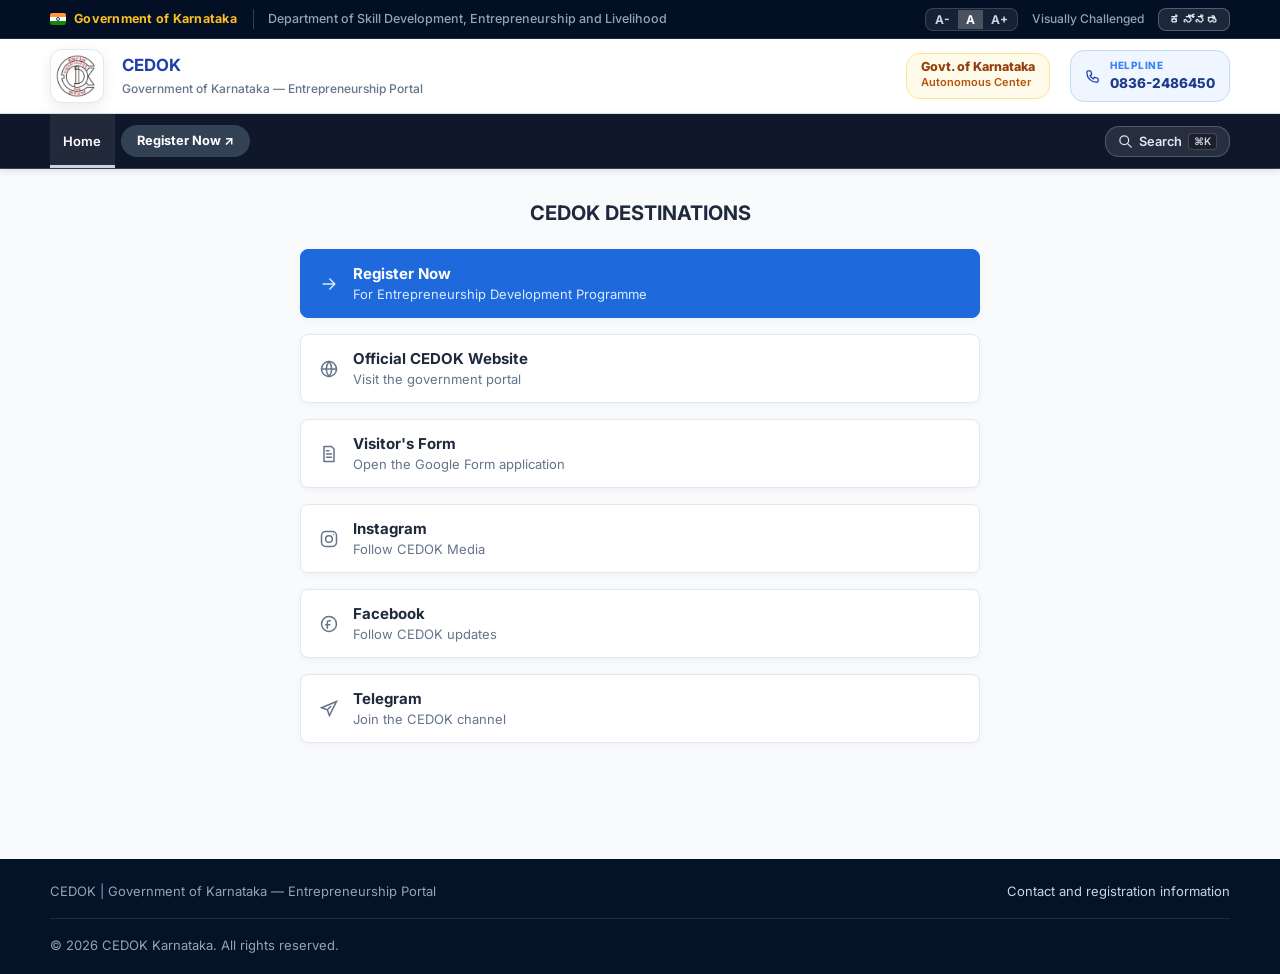
<file: index.html>
<!DOCTYPE html>
<html lang="en">
<head>
  <meta charset="utf-8">
  <meta name="viewport" content="width=device-width, initial-scale=1">
  <meta name="description" content="CEDOK — Center for Entrepreneurship Development of Karnataka. Official state portal for EDP training, business guidance, district offices, and registration.">
  <title>CEDOK | Center for Entrepreneurship Development of Karnataka</title>
  <link rel="icon" href="assets/logo.jpeg" type="image/jpeg">

  <link rel="preconnect" href="https://fonts.googleapis.com">
  <link rel="preconnect" href="https://fonts.gstatic.com" crossorigin>
  <link href="https://fonts.googleapis.com/css2?family=Inter:wght@400;500;600;700;800;900&family=Noto+Sans+Kannada:wght@400;500;600;700;800&display=swap" rel="stylesheet">

  <link rel="stylesheet" href="assets/style.css">
</head>
<body>

  <!-- Top Utility Bar (Tier 1) -->
  <div class="gov-top-bar">
    <div class="container gov-top-bar-inner">
      <div class="gov-top-left">
        <span class="gok-badge">
          <svg class="gok-flag-icon" width="16" height="12" viewBox="0 0 16 12" fill="none"><rect width="16" height="4" fill="#FF9933"/><rect y="4" width="16" height="4" fill="#FFFFFF"/><rect y="8" width="16" height="4" fill="#138808"/><circle cx="8" cy="6" r="1.5" stroke="#000080" stroke-width="0.8"/></svg>
          <span data-kn="ಕರ್ನಾಟಕ ಸರ್ಕಾರ">Government of Karnataka</span>
        </span>
        <span class="gov-dept-tag hidden-mobile" data-kn="ಕೌಶಲ್ಯಾಭಿವೃದ್ಧಿ, ಉದ್ಯಮಶೀಲತೆ ಮತ್ತು ಜೀವನೋಪಾಯ ಇಲಾಖೆ">Department of Skill Development, Entrepreneurship and Livelihood</span>
      </div>
      <div class="gov-top-right">
        <div class="font-sizer" title="Accessibility Font Size">
          <button type="button" id="fontDecrease" aria-label="Decrease Font Size">A-</button>
          <button type="button" id="fontReset" class="active" aria-label="Reset Font Size">A</button>
          <button type="button" id="fontIncrease" aria-label="Increase Font Size">A+</button>
        </div>
        <a href="#main-content" class="accessibility-link hidden-mobile" title="Screen Reader Access" data-kn="ದೃಷ್ಟಿ ವಿಕಲಚೇತನರಿಗೆ">Visually Challenged</a>
        <button type="button" id="langToggleBtn" class="lang-btn" title="Toggle Kannada / English">ಕನ್ನಡ</button>
      </div>
    </div>
  </div>

  <!-- Main Branding Header (Tier 2) -->
  <header class="gov-main-header home-brand-header">
    <div class="container gov-branding-inner">
      <a class="gov-brand-wrap" href="index.html" title="CEDOK Dharwad Homepage">
        <div class="logo-box">
          <img src="assets/logo.jpeg" alt="CEDOK Logo" class="brand-logo-img">
        </div>
        <div class="gov-title-stack">
          <h1 class="en-title" data-kn="ಕರ್ನಾಟಕ ಉದ್ಯಮಶೀಲತೆ ಅಭಿವೃದ್ಧಿ ಕೇಂದ್ರ (ಸಿಡಾಕ್)">CEDOK</h1>
          <p class="gov-sub-tag" data-kn="ಕರ್ನಾಟಕ ಸರ್ಕಾರ — ಉದ್ಯಮಶೀಲತೆ ಪೋರ್ಟಲ್">Government of Karnataka — Entrepreneurship Portal</p>
        </div>
      </a>
      
      <div class="gov-header-right hidden-mobile">
        <div class="gov-seal-badge">
          <div class="seal-text">
            <strong data-kn="ಕರ್ನಾಟಕ ಸರ್ಕಾರ">Govt. of Karnataka</strong>
            <span data-kn="ಸ್ವಾಯತ್ತ ಸಂಸ್ಥೆ">Autonomous Center</span>
          </div>
        </div>
        <div class="helpline-chip">
          <svg width="15" height="15" fill="none" stroke="currentColor" viewBox="0 0 24 24"><path stroke-linecap="round" stroke-linejoin="round" stroke-width="2" d="M3 5a2 2 0 012-2h3.28a1 1 0 01.948.684l1.498 4.493a1 1 0 01-.502 1.21l-2.257 1.13a11.042 11.042 0 005.516 5.516l1.13-2.257a1 1 0 011.21-.502l4.493 1.498a1 1 0 01.684.949V19a2 2 0 01-2 2h-1C9.716 21 3 14.284 3 6V5z"/></svg>
          <div>
            <small data-kn="ಸಹಾಯವಾಣಿ">HELPLINE</small>
            <strong>0836-2486450</strong>
          </div>
        </div>
      </div>
    </div>
  </header>

  <!-- Navigation Banner Bar (Tier 3) -->
  <nav class="gov-nav-bar home-nav-bar">
    <div class="container gov-nav-inner">
      <button type="button" class="hamb" aria-label="Toggle navigation menu" aria-expanded="false">
        <span></span>
        <span></span>
        <span></span>
      </button>

      <ul class="menu">
        <li><a class="nav-link active" href="index.html" data-kn="ಮುಖ್ಯ ಪುಟ">Home</a></li>

        <li class="nav-cta-item">
          <a class="pill-nav-gov" href="https://docs.google.com/forms/d/1bvg22TQyB3g-SMXB3RImOmizR2FWlY93zLzj6TqmDIY/viewform?chromeless=1&edit_requested=true" target="_blank" rel="noopener noreferrer" data-kn="ನೋಂದಣಿ ↗">Register Now ↗</a>
        </li>
      </ul>

      <div class="nav-right-actions">
        <button type="button" class="search-trigger-btn" aria-label="Open search">
          <svg width="15" height="15" fill="none" stroke="currentColor" viewBox="0 0 24 24"><path stroke-linecap="round" stroke-linejoin="round" stroke-width="2" d="M21 21l-6-6m2-5a7 7 0 11-14 0 7 7 0 0114 0z"/></svg>
          <span data-kn="ಹುಡುಕಿ">Search</span>
          <kbd>⌘K</kbd>
        </button>
      </div>
    </div>
  </nav>

  <main id="main-content">
    <section class="home-links" aria-labelledby="home-links-title">
      <div class="container">
        <h1 id="home-links-title" data-kn="ಸಿಡಾಕ್ ಪ್ರಮುಖ ತಾಣಗಳು">CEDOK DESTINATIONS</h1>
        <div class="home-link-stack">
          <a class="home-link-card home-link-primary" target="_blank" rel="noopener noreferrer" href="https://docs.google.com/forms/d/1bvg22TQyB3g-SMXB3RImOmizR2FWlY93zLzj6TqmDIY/viewform?chromeless=1&edit_requested=true">
            <svg aria-hidden="true" width="20" height="20" fill="none" stroke="currentColor" viewBox="0 0 24 24"><path stroke-linecap="round" stroke-linejoin="round" stroke-width="1.8" d="M5 12h14m-6-6 6 6-6 6"/></svg>
            <span><strong data-kn="ಈಗ ನೋಂದಾಯಿಸಿ">Register Now</strong><small data-kn="ಉದ್ಯಮಶೀಲತೆ ಅಭಿವೃದ್ಧಿ ಕಾರ್ಯಕ್ರಮಕ್ಕಾಗಿ">For Entrepreneurship Development Programme</small></span>
          </a>
          <a class="home-link-card" target="_blank" href="https://cedokdwd.karnataka.gov.in/en">
            <svg aria-hidden="true" width="20" height="20" fill="none" stroke="currentColor" viewBox="0 0 24 24"><circle cx="12" cy="12" r="9" stroke-width="1.8"/><path stroke-linecap="round" stroke-width="1.8" d="M3 12h18M12 3a14 14 0 010 18M12 3a14 14 0 000 18"/></svg>
            <span><strong data-kn="ಸಿಡಾಕ್ ಅಧಿಕೃತ ವೆಬ್‌ಸೈಟ್">Official CEDOK Website</strong><small data-kn="ಸರ್ಕಾರಿ ಪೋರ್ಟಲ್‌ಗೆ ಭೇಟಿ ನೀಡಿ">Visit the government portal</small></span>
          </a>
          <a class="home-link-card" target="_blank" href="https://docs.google.com/forms/d/1ArENE16J9uBYe7LBKzK-UvUnLknFg1mKzdsDmPVmVkA/edit?chromeless=1">
            <svg aria-hidden="true" width="20" height="20" fill="none" stroke="currentColor" viewBox="0 0 24 24"><path stroke-linecap="round" stroke-linejoin="round" stroke-width="1.8" d="M6 3h9l3 3v15H6zM9 12h6M9 16h6M9 8h3"/></svg>
            <span><strong data-kn="ಸಂದರ್ಶಕರ ಅರ್ಜಿ">Visitor's Form</strong><small data-kn="ಗೂಗಲ್ ಫಾರ್ಮ್ ಅರ್ಜಿಯನ್ನು ತೆರೆಯಿರಿ">Open the Google Form application</small></span>
          </a>
          <a class="home-link-card" target="_blank" href="https://www.instagram.com/cedok_media/">
            <svg aria-hidden="true" width="20" height="20" fill="none" stroke="currentColor" viewBox="0 0 24 24"><rect x="3" y="3" width="18" height="18" rx="5" stroke-width="1.8"/><circle cx="12" cy="12" r="4" stroke-width="1.8"/><circle cx="17.5" cy="6.5" r=".7" fill="currentColor" stroke="none"/></svg>
            <span><strong>Instagram</strong><small data-kn="ಸಿಡಾಕ್ ಮೀಡಿಯಾವನ್ನು ಅನುಸರಿಸಿ">Follow CEDOK Media</small></span>
          </a>
          <a class="home-link-card" target="_blank" href="https://www.facebook.com/profile.php?id=100077355113309">
            <svg aria-hidden="true" width="20" height="20" fill="none" stroke="currentColor" viewBox="0 0 24 24"><circle cx="12" cy="12" r="9" stroke-width="1.8"/><path stroke-linecap="round" stroke-width="1.8" d="M13.5 8H12a2 2 0 00-2 2v7m-2-4h5"/></svg>
            <span><strong>Facebook</strong><small data-kn="ಸಿಡಾಕ್ ನವೀಕರಣಗಳನ್ನು ಅನುಸರಿಸಿ">Follow CEDOK updates</small></span>
          </a>
          <a class="home-link-card" target="_blank" href="https://t.me/c_e_d_o_k">
            <svg aria-hidden="true" width="20" height="20" fill="none" stroke="currentColor" viewBox="0 0 24 24"><path stroke-linecap="round" stroke-width="1.8" d="M21 3L3 10.5l7 2.5L12.5 20 21 3zM10 13l4-4"/></svg>
            <span><strong>Telegram</strong><small data-kn="ಸಿಡಾಕ್ ಚಾನಲ್‌ಗೆ ಸೇರಿ">Join the CEDOK channel</small></span>
          </a>
        </div>
      </div>
    </section>
  </main>

  <!-- Footer -->
  <footer class="home-footer">
    <div class="container home-footer-inner">
      <span data-kn="ಸಿಡಾಕ್ | ಕರ್ನಾಟಕ ಸರ್ಕಾರ — ಉದ್ಯಮಶೀಲತೆ ಪೋರ್ಟಲ್">CEDOK | Government of Karnataka — Entrepreneurship Portal</span>
      <a href="https://docs.google.com/forms/d/1bvg22TQyB3g-SMXB3RImOmizR2FWlY93zLzj6TqmDIY/viewform?chromeless=1&edit_requested=true" target="_blank" rel="noopener noreferrer" data-kn="ಸಂಪರ್ಕ ಮತ್ತು ನೋಂದಣಿ ಮಾಹಿತಿ">Contact and registration information</a>
    </div>
    <div class="container copyright">
      <span>© <span class="year"></span> <span data-kn="ಸಿಡಾಕ್ ಕರ್ನಾಟಕ. ಎಲ್ಲಾ ಹಕ್ಕುಗಳನ್ನು ಕಾಯ್ದಿರಿಸಲಾಗಿದೆ.">CEDOK Karnataka. All rights reserved.</span></span>
    </div>
  </footer>

  <script src="assets/app.js"></script>
</body>
</html>
</file>
<file: assets/style.css>
/* ==========================================================================
   CEDOK Portal — Professional Design System & Stylesheet
   Center for Entrepreneurship Development of Karnataka
   ========================================================================== */

:root {
  /* Color Palette */
  --primary: #1e69db;
  --primary-hover: #1455b8;
  --primary-light: #eff6ff;
  --primary-glow: rgba(30, 105, 219, 0.25);
  
  --navy-deep: #051329;
  --navy-surface: #0a2042;
  --navy-card: #0f2a54;
  --navy-light: #163668;
  
  --slate-900: #0f172a;
  --slate-800: #1e293b;
  --slate-700: #334155;
  --slate-600: #475569;
  --slate-500: #64748b;
  --slate-400: #94a3b8;
  --slate-300: #cbd5e1;
  --slate-200: #e2e8f0;
  --slate-100: #f1f5f9;
  --slate-50: #f8fafc;
  
  --accent-cyan: #06b6d4;
  --accent-amber: #f59e0b;
  --accent-emerald: #10b981;

  --white: #ffffff;
  
  /* Glassmorphism */
  --glass-bg: rgba(255, 255, 255, 0.82);
  --glass-border: rgba(255, 255, 255, 0.6);
  --glass-shadow: 0 20px 50px rgba(5, 19, 41, 0.08);
  --glass-blur: blur(16px);
  
  --dark-glass-bg: rgba(10, 32, 66, 0.75);
  --dark-glass-border: rgba(255, 255, 255, 0.12);

  /* Typography */
  --font-main: 'Inter', system-ui, -apple-system, sans-serif;
  --font-kannada: 'Noto Sans Kannada', 'Inter', sans-serif;

  /* Layout & Spacing */
  --container-max: 1180px;
  --radius-sm: 8px;
  --radius-md: 14px;
  --radius-lg: 20px;
  --radius-xl: 28px;
  --radius-full: 9999px;

  --transition-fast: 0.18s cubic-bezier(0.4, 0, 0.2, 1);
  --transition-normal: 0.28s cubic-bezier(0.4, 0, 0.2, 1);
  --transition-bounce: 0.4s cubic-bezier(0.34, 1.56, 0.64, 1);
}

/* --------------------------------------------------------------------------
   Reset & Base Styles
   -------------------------------------------------------------------------- */
*, *::before, *::after {
  box-sizing: border-box;
  margin: 0;
  padding: 0;
}

html {
  scroll-behavior: smooth;
  font-size: 16px;
  -webkit-text-size-adjust: 100%;
}

body {
  font-family: var(--font-main);
  color: var(--slate-800);
  background-color: #fbfcfd;
  line-height: 1.6;
  overflow-x: hidden;
  -webkit-font-smoothing: antialiased;
}

:focus-visible {
  outline: 3px solid rgba(30, 105, 219, 0.45);
  outline-offset: 2px;
}

a {
  color: inherit;
  text-decoration: none;
  transition: color var(--transition-fast);
}

button, input, select, textarea {
  font-family: inherit;
  font-size: inherit;
}

img, svg {
  display: block;
  max-width: 100%;
}

.container {
  width: min(var(--container-max), calc(100% - 40px));
  margin-inline: auto;
}

/* --------------------------------------------------------------------------
   Karnataka Government Portal Header System (cedokdwd.karnataka.gov.in)
   -------------------------------------------------------------------------- */

/* Utility: Hide on mobile */
.hidden-mobile {
  display: flex;
}

/* ============================================================
   TIER 1 — Top Government Identity & Accessibility Bar
   ============================================================ */
.gov-top-bar {
  background: #030f24;
  color: #cbd5e1;
  font-size: 0.78125rem;
  border-bottom: 1px solid rgba(255, 255, 255, 0.1);
  position: relative;
  z-index: 100;
}

.gov-top-bar-inner {
  min-height: 38px;
  display: flex;
  align-items: center;
  justify-content: space-between;
  gap: 16px;
}

.gov-top-left {
  display: flex;
  align-items: center;
  gap: 16px;
}

.gok-badge {
  display: inline-flex;
  align-items: center;
  gap: 8px;
  font-weight: 700;
  color: #fbbf24;
  letter-spacing: 0.02em;
}

.gok-flag-icon {
  border-radius: 2px;
  box-shadow: 0 0 2px rgba(0,0,0,0.5);
}

.gov-dept-tag {
  color: #94a3b8;
  font-weight: 500;
  border-left: 1px solid rgba(255, 255, 255, 0.2);
  padding-left: 14px;
}

.gov-top-right {
  display: flex;
  align-items: center;
  gap: 14px;
}

.font-sizer {
  display: inline-flex;
  align-items: center;
  background: rgba(255, 255, 255, 0.08);
  border: 1px solid rgba(255, 255, 255, 0.15);
  border-radius: var(--radius-sm);
  overflow: hidden;
  padding: 1px;
}

.font-sizer button {
  background: transparent;
  border: 0;
  color: #cbd5e1;
  font-size: 0.75rem;
  font-weight: 700;
  padding: 2px 8px;
  cursor: pointer;
  transition: var(--transition-fast);
}

.font-sizer button:hover,
.font-sizer button.active {
  background: rgba(255, 255, 255, 0.22);
  color: #ffffff;
}

.accessibility-link {
  color: #94a3b8;
  font-size: 0.75rem;
  font-weight: 500;
  text-decoration: none;
}

.accessibility-link:hover {
  color: #fbbf24;
}

/* Language toggle button */
.lang-btn {
  background: rgba(255, 255, 255, 0.1);
  border: 1px solid rgba(255, 255, 255, 0.25);
  color: #e2e8f0;
  padding: 3px 10px;
  border-radius: var(--radius-sm);
  font-size: 0.75rem;
  font-weight: 700;
  cursor: pointer;
  transition: var(--transition-fast);
  letter-spacing: 0.04em;
}

.lang-btn:hover {
  background: rgba(255, 255, 255, 0.22);
  color: #ffffff;
  border-color: rgba(255, 255, 255, 0.5);
}



/* ============================================================
   TIER 2 — Main Branding / Logo Header
   ============================================================ */
.gov-main-header {
  background: #ffffff;
  border-bottom: 1px solid #e2e8f0;
  padding: 14px 0;
  box-shadow: 0 2px 10px rgba(0, 0, 0, 0.02);
}

.gov-branding-inner {
  display: flex;
  align-items: center;
  justify-content: space-between;
  gap: 20px;
}

.gov-brand-wrap {
  display: flex;
  align-items: center;
  gap: 18px;
  text-decoration: none;
}

.logo-box {
  width: 68px;
  height: 68px;
  border-radius: 12px;
  background: #ffffff;
  border: 1px solid #e2e8f0;
  box-shadow: 0 4px 14px rgba(5, 19, 41, 0.08);
  padding: 4px;
  display: flex;
  align-items: center;
  justify-content: center;
  flex-shrink: 0;
}

.brand-logo-img {
  max-width: 100%;
  max-height: 100%;
  object-fit: contain;
  border-radius: 8px;
}

.gov-title-stack .kn-title {
  font-family: var(--font-kannada);
  font-size: 1.15rem;
  font-weight: 800;
  color: #0f172a;
  line-height: 1.25;
  margin: 0;
}

.gov-title-stack .en-title {
  font-family: var(--font-main);
  font-size: 0.9375rem;
  font-weight: 700;
  color: #1e40af;
  line-height: 1.25;
  margin-top: 2px;
}

.gov-title-stack .gov-sub-tag {
  font-size: 0.75rem;
  font-weight: 600;
  color: #64748b;
  margin-top: 2px;
}

.gov-header-right {
  display: flex;
  align-items: center;
  gap: 20px;
}

.gov-seal-badge {
  display: flex;
  align-items: center;
  gap: 10px;
  background: #fffbeb;
  border: 1px solid #fde68a;
  padding: 6px 14px;
  border-radius: var(--radius-md);
}

.seal-text strong {
  display: block;
  font-size: 0.78125rem;
  color: #92400e;
  font-weight: 800;
  line-height: 1.1;
}

.seal-text span {
  display: block;
  font-size: 0.6875rem;
  color: #b45309;
  font-weight: 600;
}

.helpline-chip {
  display: flex;
  align-items: center;
  gap: 10px;
  background: #eff6ff;
  border: 1px solid #bfdbfe;
  color: #1e40af;
  padding: 6px 14px;
  border-radius: var(--radius-md);
}

.helpline-chip small {
  display: block;
  font-size: 0.625rem;
  font-weight: 800;
  letter-spacing: 0.05em;
  color: #3b82f6;
}

.helpline-chip strong {
  display: block;
  font-size: 0.84375rem;
  font-weight: 800;
  color: #1e3a8a;
}

/* ============================================================
   TIER 3 — Main Sticky Navigation Bar
   ============================================================ */
.gov-nav-bar {
  position: sticky;
  top: 0;
  z-index: 90;
  background: linear-gradient(90deg, #092042 0%, #0e356e 50%, #092042 100%);
  border-bottom: 3px solid #f59e0b;
  box-shadow: 0 4px 16px rgba(5, 19, 41, 0.22);
}

.gov-nav-inner {
  height: 54px;
  display: flex;
  align-items: center;
  justify-content: space-between;
  gap: 12px;
  position: relative;
}

/* Desktop nav menu list */
.gov-nav-bar .menu {
  display: flex;
  align-items: center;
  gap: 2px;
  list-style: none;
  margin: 0;
  padding: 0;
  height: 100%;
  flex: 1;
}

.gov-nav-bar .menu > li {
  position: relative;
  height: 100%;
  display: flex;
  align-items: center;
}

.gov-nav-bar .nav-link {
  height: 100%;
  padding: 0 13px;
  display: inline-flex;
  align-items: center;
  gap: 5px;
  color: #cbd5e1;
  font-size: 0.8125rem;
  font-weight: 600;
  white-space: nowrap;
  text-decoration: none;
  transition: all var(--transition-fast);
  border-bottom: 3px solid transparent;
  border-top: 3px solid transparent;
  letter-spacing: 0.01em;
}

.gov-nav-bar .nav-link:hover,
.gov-nav-bar .nav-link.active,
.gov-nav-bar .has-dropdown:hover > .nav-link {
  background: rgba(255, 255, 255, 0.1);
  color: #ffffff;
  border-bottom-color: #f59e0b;
}

.drop-arrow {
  transition: transform var(--transition-fast);
  flex-shrink: 0;
}

.has-dropdown:hover .drop-arrow {
  transform: rotate(180deg);
}

/* Dropdown Menu */
.dropdown-menu {
  position: absolute;
  top: calc(100% + 1px);
  left: 0;
  min-width: 240px;
  background: #ffffff;
  border: 1px solid #e2e8f0;
  border-radius: 0 0 var(--radius-md) var(--radius-md);
  box-shadow: 0 12px 30px rgba(5, 19, 41, 0.18);
  list-style: none;
  padding: 6px 0;
  margin: 0;
  opacity: 0;
  visibility: hidden;
  transform: translateY(6px);
  transition: opacity var(--transition-fast), transform var(--transition-fast), visibility var(--transition-fast);
  z-index: 200;
}

.has-dropdown:hover .dropdown-menu,
.has-dropdown:focus-within .dropdown-menu {
  opacity: 1;
  visibility: visible;
  transform: translateY(0);
}

.dropdown-menu li {
  width: 100%;
}

.dropdown-menu a {
  display: flex;
  align-items: center;
  padding: 9px 16px;
  color: #1e293b;
  font-size: 0.8125rem;
  font-weight: 500;
  text-decoration: none;
  transition: all var(--transition-fast);
  border-left: 3px solid transparent;
  gap: 8px;
}

.dropdown-menu a:hover {
  background: #eff6ff;
  color: #1d4ed8;
  border-left-color: #2563eb;
  padding-left: 20px;
}

/* Register Now CTA pill in nav */
.nav-cta-item {
  margin-left: 4px;
}

.pill-nav-gov {
  background: linear-gradient(135deg, #f59e0b, #d97706);
  color: #ffffff !important;
  padding: 6px 16px !important;
  border-radius: var(--radius-full);
  font-weight: 700;
  font-size: 0.8rem;
  box-shadow: 0 3px 10px rgba(245, 158, 11, 0.4);
  display: inline-flex;
  align-items: center;
  gap: 5px;
  text-decoration: none;
  transition: var(--transition-fast);
  white-space: nowrap;
}

.pill-nav-gov:hover {
  background: linear-gradient(135deg, #fbbf24, #f59e0b);
  box-shadow: 0 5px 16px rgba(245, 158, 11, 0.55);
  transform: translateY(-1px);
}

/* Right-side action buttons in nav */
.nav-right-actions {
  display: flex;
  align-items: center;
  gap: 8px;
  flex-shrink: 0;
}

.search-trigger-btn {
  background: rgba(255, 255, 255, 0.1);
  border: 1px solid rgba(255, 255, 255, 0.2);
  color: #e2e8f0;
  padding: 6px 12px;
  border-radius: var(--radius-md);
  font-size: 0.8rem;
  font-weight: 600;
  display: inline-flex;
  align-items: center;
  gap: 6px;
  cursor: pointer;
  transition: var(--transition-fast);
  white-space: nowrap;
}

.search-trigger-btn:hover {
  background: rgba(255, 255, 255, 0.18);
  color: #ffffff;
  border-color: #f59e0b;
}

.search-trigger-btn kbd {
  background: rgba(0, 0, 0, 0.3);
  border: 1px solid rgba(255, 255, 255, 0.18);
  border-radius: 4px;
  padding: 1px 5px;
  font-size: 0.65rem;
  color: #cbd5e1;
  font-family: inherit;
}

/* Hamburger menu button — visible on mobile only */
.hamb {
  display: none;
  flex-direction: column;
  justify-content: center;
  align-items: center;
  gap: 5px;
  width: 40px;
  height: 40px;
  border: 1px solid rgba(255,255,255,0.25);
  background: rgba(255,255,255,0.08);
  border-radius: var(--radius-sm);
  cursor: pointer;
  padding: 8px;
  flex-shrink: 0;
  transition: var(--transition-fast);
}

.hamb span {
  display: block;
  width: 20px;
  height: 2px;
  background: #e2e8f0;
  border-radius: 2px;
  transition: var(--transition-fast);
}

.hamb:hover {
  background: rgba(255,255,255,0.16);
  border-color: #f59e0b;
}

.hamb:hover span {
  background: #ffffff;
}

.menu-label {
  display: none;
}

/* --------------------------------------------------------------------------
   Hero Section
   -------------------------------------------------------------------------- */
.hero {
  padding: 80px 0 90px;
  background: radial-gradient(100% 100% at 50% 0%, #eef5ff 0%, #fbfcfd 100%);
  position: relative;
  overflow: hidden;
}

.hero-grid {
  display: grid;
  grid-template-columns: 1.15fr 0.85fr;
  align-items: center;
  gap: 50px;
}

.eyebrow {
  display: inline-flex;
  align-items: center;
  gap: 8px;
  font-size: 0.75rem;
  font-weight: 800;
  letter-spacing: 0.15em;
  color: var(--primary);
  text-transform: uppercase;
  margin-bottom: 16px;
}

.eyebrow i {
  width: 24px;
  height: 2px;
  background: var(--primary);
  border-radius: 2px;
}

.hero h1 {
  font-size: clamp(2.5rem, 5vw, 4.25rem);
  line-height: 1.05;
  letter-spacing: -0.04em;
  color: var(--navy-deep);
  font-weight: 800;
  margin-bottom: 24px;
}

.hero h1 em {
  font-style: normal;
  background: linear-gradient(135deg, var(--primary), #0284c7);
  background-clip: text;
  -webkit-background-clip: text;
  -webkit-text-fill-color: transparent;
}

.lead {
  font-size: 1.125rem;
  color: var(--slate-600);
  max-width: 580px;
  line-height: 1.7;
  margin-bottom: 32px;
}

.actions {
  display: flex;
  align-items: center;
  gap: 14px;
  flex-wrap: wrap;
  margin-bottom: 36px;
}

.btn {
  display: inline-flex;
  align-items: center;
  justify-content: center;
  gap: 8px;
  padding: 14px 26px;
  border-radius: var(--radius-md);
  font-size: 0.875rem;
  font-weight: 700;
  cursor: pointer;
  transition: var(--transition-fast);
  border: 1px solid transparent;
}

.btn-lg {
  padding: 16px 30px;
  font-size: 1rem;
}

.btn.primary {
  background: var(--primary);
  color: var(--white);
  box-shadow: 0 10px 25px var(--primary-glow);
}

.btn.primary:hover {
  background: var(--primary-hover);
  transform: translateY(-2px);
  box-shadow: 0 14px 30px rgba(30, 105, 219, 0.35);
}

.btn.secondary {
  background: var(--white);
  border-color: var(--slate-300);
  color: var(--slate-700);
}

.btn.secondary:hover {
  border-color: var(--primary);
  color: var(--primary);
  background: var(--primary-light);
}

.btn.white {
  background: var(--white);
  color: var(--navy-deep);
  box-shadow: 0 8px 20px rgba(0, 0, 0, 0.12);
}

.btn.white:hover {
  background: var(--slate-100);
  transform: translateY(-2px);
}

.btn.outline {
  border-color: rgba(255, 255, 255, 0.35);
  color: var(--white);
}

.btn.outline:hover {
  background: rgba(255, 255, 255, 0.1);
  border-color: var(--white);
}

.btn.full {
  width: 100%;
}

.micro {
  display: flex;
  align-items: center;
  gap: 20px;
  font-size: 0.8125rem;
  color: var(--slate-500);
  font-weight: 500;
}

.micro-item {
  display: flex;
  align-items: center;
  gap: 6px;
}

.micro-item svg {
  color: var(--primary);
}

/* Hero Interactive Art Card */
.hero-art {
  height: 440px;
  position: relative;
  display: grid;
  place-items: center;
}

.grid-bg {
  position: absolute;
  inset: 10px;
  background-image: radial-gradient(var(--slate-300) 1px, transparent 1px);
  background-size: 24px 24px;
  opacity: 0.6;
}

.glow {
  position: absolute;
  border-radius: var(--radius-full);
  filter: blur(60px);
  pointer-events: none;
}

.g1 {
  width: 320px;
  height: 320px;
  background: rgba(6, 182, 212, 0.18);
  right: -20px;
  top: 10px;
}

.g2 {
  width: 250px;
  height: 250px;
  background: rgba(30, 105, 219, 0.2);
  left: -20px;
  bottom: 10px;
}

.glass-card {
  position: relative;
  z-index: 3;
  background: var(--white);
  border: 1px solid var(--slate-200);
  box-shadow: var(--glass-shadow);
  border-radius: var(--radius-xl);
  width: 100%;
  max-width: 420px;
  padding: 32px;
}

.glass-card .tag {
  font-size: 0.725rem;
  font-weight: 800;
  letter-spacing: 0.12em;
  color: var(--primary);
  text-transform: uppercase;
}

.steps {
  display: flex;
  align-items: center;
  margin: 24px 0 20px;
}

.steps .step-dot {
  width: 44px;
  height: 44px;
  border-radius: var(--radius-full);
  display: grid;
  place-items: center;
  background: var(--slate-100);
  color: var(--slate-500);
  font-size: 0.875rem;
  font-weight: 800;
  border: 2px solid var(--slate-200);
  transition: var(--transition-normal);
}

.steps .step-dot.on {
  background: var(--primary);
  color: var(--white);
  border-color: var(--primary);
  box-shadow: 0 6px 16px var(--primary-glow);
}

.steps .step-line {
  height: 3px;
  flex: 1;
  background: var(--slate-200);
  margin: 0 8px;
}

.glass-card h3 {
  font-size: 1.25rem;
  color: var(--navy-deep);
  font-weight: 700;
  margin-bottom: 8px;
}

.glass-card p {
  font-size: 0.875rem;
  color: var(--slate-600);
}

.float-badge {
  position: absolute;
  z-index: 4;
  background: var(--white);
  border: 1px solid var(--slate-200);
  border-radius: var(--radius-md);
  box-shadow: 0 12px 30px rgba(5, 19, 41, 0.12);
  padding: 12px 16px;
  font-size: 0.8125rem;
  font-weight: 700;
  color: var(--navy-deep);
  display: flex;
  align-items: center;
  gap: 10px;
  animation: float 4s ease-in-out infinite alternate;
}

.float-badge strong {
  display: block;
}

.float-badge small {
  color: var(--slate-500);
}

.f1 { top: 25px; left: -10px; animation-delay: 0s; }
.f2 { right: -15px; top: 180px; animation-delay: 1.2s; }
.f3 { left: 20px; bottom: 15px; animation-delay: 2.4s; }

.float-icon {
  width: 32px;
  height: 32px;
  border-radius: var(--radius-sm);
  display: grid;
  place-items: center;
  font-size: 1.1rem;
}

.f1 .float-icon { background: #fef3c7; color: #d97706; }
.f2 .float-icon { background: #e0f2fe; color: #0284c7; }
.f3 .float-icon { background: #dcfce7; color: #15803d; }

@keyframes float {
  from { transform: translateY(0); }
  to { transform: translateY(-10px); }
}

/* --------------------------------------------------------------------------
   Stats Section
   -------------------------------------------------------------------------- */
.stats {
  background: var(--white);
  border-top: 1px solid var(--slate-200);
  border-bottom: 1px solid var(--slate-200);
  padding: 30px 0;
}

.stats-grid {
  display: grid;
  grid-template-columns: repeat(3, 1fr);
  gap: 20px;
}

.stat-box {
  display: flex;
  align-items: center;
  gap: 18px;
  padding: 16px 24px;
  border-right: 1px solid var(--slate-200);
}

.stat-box:last-child {
  border-right: 0;
}

.stat-icon {
  width: 50px;
  height: 50px;
  border-radius: var(--radius-md);
  background: var(--primary-light);
  color: var(--primary);
  display: grid;
  place-items: center;
  flex-shrink: 0;
}

.stat-number {
  font-size: 1.75rem;
  font-weight: 800;
  color: var(--navy-deep);
  line-height: 1.1;
}

.stat-label {
  font-size: 0.8125rem;
  color: var(--slate-500);
  font-weight: 500;
  margin-top: 2px;
}

/* --------------------------------------------------------------------------
   Sections & Cards
   -------------------------------------------------------------------------- */
.section {
  padding: 90px 0;
}

.section-head {
  display: grid;
  grid-template-columns: 1.2fr 0.8fr;
  gap: 40px;
  align-items: flex-end;
  margin-bottom: 48px;
}

.section-head label {
  font-size: 0.75rem;
  font-weight: 800;
  letter-spacing: 0.15em;
  color: var(--primary);
  text-transform: uppercase;
}

.section-head h2 {
  font-size: clamp(2rem, 3.5vw, 2.75rem);
  line-height: 1.1;
  letter-spacing: -0.03em;
  color: var(--navy-deep);
  font-weight: 800;
  margin-top: 6px;
}

.section-head p {
  color: var(--slate-600);
  font-size: 1.05rem;
}

/* Cards Layout */
.cards-grid {
  display: grid;
  grid-template-columns: repeat(3, 1fr);
  gap: 24px;
}

.card {
  background: var(--white);
  border: 1px solid var(--slate-200);
  border-radius: var(--radius-lg);
  padding: 36px;
  display: flex;
  flex-direction: column;
  transition: var(--transition-normal);
  position: relative;
  overflow: hidden;
}

.card:hover {
  transform: translateY(-6px);
  box-shadow: 0 20px 45px rgba(5, 19, 41, 0.08);
  border-color: var(--slate-300);
}

.card-number {
  width: 36px;
  height: 36px;
  border-radius: var(--radius-sm);
  background: var(--primary-light);
  color: var(--primary);
  display: grid;
  place-items: center;
  font-size: 0.875rem;
  font-weight: 800;
  margin-bottom: 24px;
}

.card.featured {
  background: linear-gradient(145deg, var(--navy-surface), var(--navy-deep));
  color: var(--white);
  border-color: var(--navy-surface);
  box-shadow: 0 16px 40px rgba(5, 19, 41, 0.2);
}

.card.featured:hover {
  transform: translateY(-8px);
  box-shadow: 0 24px 50px rgba(5, 19, 41, 0.3);
}

.card.featured .card-number {
  background: rgba(255, 255, 255, 0.15);
  color: var(--accent-cyan);
}

.card h3 {
  font-size: 1.35rem;
  font-weight: 700;
  color: var(--navy-deep);
  margin-bottom: 12px;
}

.card.featured h3 {
  color: var(--white);
}

.card p {
  font-size: 0.9375rem;
  color: var(--slate-600);
  line-height: 1.6;
  margin-bottom: 24px;
}

.card.featured p {
  color: var(--slate-300);
}

.card-link {
  margin-top: auto;
  font-size: 0.875rem;
  font-weight: 700;
  color: var(--primary);
  display: inline-flex;
  align-items: center;
  gap: 6px;
}

.card.featured .card-link {
  color: var(--accent-cyan);
}

.card:hover .card-link span {
  transform: translateX(4px);
}

/* --------------------------------------------------------------------------
   Dark Feature Section
   -------------------------------------------------------------------------- */
.dark-section {
  padding: 90px 0;
  background: var(--navy-deep);
  color: var(--white);
  position: relative;
  overflow: hidden;
}

.dark-section .section-head label {
  color: var(--accent-cyan);
}

.dark-section .section-head h2 {
  color: var(--white);
}

.dark-section .section-head p {
  color: var(--slate-300);
}

.process-grid {
  display: grid;
  grid-template-columns: repeat(4, 1fr);
  gap: 20px;
}

.process-card {
  background: rgba(255, 255, 255, 0.04);
  border: 1px solid rgba(255, 255, 255, 0.1);
  border-radius: var(--radius-lg);
  padding: 30px;
  transition: var(--transition-normal);
}

.process-card:hover {
  background: rgba(255, 255, 255, 0.08);
  border-color: rgba(255, 255, 255, 0.25);
  transform: translateY(-4px);
}

.process-step {
  color: var(--accent-cyan);
  font-size: 0.8125rem;
  font-weight: 800;
  letter-spacing: 0.1em;
  margin-bottom: 30px;
  display: block;
}

.process-card h3 {
  font-size: 1.15rem;
  margin-bottom: 8px;
  font-weight: 700;
}

.process-card p {
  font-size: 0.875rem;
  color: var(--slate-300);
}

/* Topics Grid */
.topics-grid {
  display: grid;
  grid-template-columns: repeat(4, 1fr);
  gap: 16px;
}

.topic-item {
  background: var(--white);
  border: 1px solid var(--slate-200);
  border-radius: var(--radius-md);
  padding: 22px;
  display: flex;
  align-items: center;
  gap: 14px;
  font-size: 0.9375rem;
  font-weight: 700;
  color: var(--slate-800);
  transition: var(--transition-fast);
}

.topic-item:hover {
  border-color: var(--primary);
  box-shadow: 0 10px 25px rgba(5, 19, 41, 0.06);
  transform: translateY(-2px);
  color: var(--primary);
}

.topic-icon {
  width: 38px;
  height: 38px;
  border-radius: var(--radius-sm);
  background: var(--primary-light);
  color: var(--primary);
  display: grid;
  place-items: center;
  flex-shrink: 0;
}

/* --------------------------------------------------------------------------
   CTA Section
   -------------------------------------------------------------------------- */
.cta {
  padding: 80px 0;
  background: linear-gradient(135deg, var(--primary), #0747b0);
  color: var(--white);
  position: relative;
  overflow: hidden;
}

.cta-in {
  display: flex;
  align-items: center;
  justify-content: space-between;
  gap: 40px;
}

.cta label {
  font-size: 0.75rem;
  font-weight: 800;
  letter-spacing: 0.15em;
  color: rgba(255, 255, 255, 0.75);
  text-transform: uppercase;
}

.cta h2 {
  font-size: clamp(2rem, 3vw, 2.75rem);
  font-weight: 800;
  line-height: 1.1;
  margin: 8px 0 12px;
}

.cta p {
  font-size: 1.05rem;
  color: rgba(255, 255, 255, 0.85);
  max-width: 600px;
}

/* --------------------------------------------------------------------------
   Page Hero (Subpages)
   -------------------------------------------------------------------------- */
.page-hero {
  padding: 70px 0 65px;
  background: linear-gradient(135deg, #f0f6ff, #f8fafc);
  border-bottom: 1px solid var(--slate-200);
}

.page-hero label {
  font-size: 0.75rem;
  font-weight: 800;
  letter-spacing: 0.15em;
  color: var(--primary);
  text-transform: uppercase;
}

.page-hero h1 {
  font-size: clamp(2.25rem, 4vw, 3.5rem);
  font-weight: 800;
  color: var(--navy-deep);
  line-height: 1.1;
  letter-spacing: -0.03em;
  margin-top: 8px;
}

.page-hero p {
  font-size: 1.1rem;
  color: var(--slate-600);
  max-width: 720px;
  margin-top: 16px;
  line-height: 1.7;
}

/* Filter Pills */
.filter-bar {
  display: flex;
  align-items: center;
  gap: 10px;
  flex-wrap: wrap;
  margin-bottom: 32px;
}

.filter-btn {
  background: var(--white);
  border: 1px solid var(--slate-200);
  color: var(--slate-600);
  padding: 10px 20px;
  border-radius: var(--radius-full);
  font-size: 0.875rem;
  font-weight: 700;
  cursor: pointer;
  transition: var(--transition-fast);
}

.filter-btn:hover {
  border-color: var(--primary);
  color: var(--primary);
}

.filter-btn.active {
  background: var(--navy-deep);
  color: var(--white);
  border-color: var(--navy-deep);
  box-shadow: 0 4px 14px rgba(5, 19, 41, 0.15);
}

/* Programme Cards Grid */
.program-grid {
  display: grid;
  grid-template-columns: repeat(3, 1fr);
  gap: 24px;
}

.program-card {
  background: var(--white);
  border: 1px solid var(--slate-200);
  border-radius: var(--radius-lg);
  padding: 32px;
  display: flex;
  flex-direction: column;
  transition: var(--transition-normal);
}

.program-card:hover {
  transform: translateY(-6px);
  border-color: var(--primary);
  box-shadow: 0 16px 40px rgba(5, 19, 41, 0.08);
}

.program-header {
  display: flex;
  align-items: center;
  justify-content: space-between;
  margin-bottom: 20px;
}

.program-badge {
  background: var(--primary-light);
  color: var(--primary);
  font-size: 0.75rem;
  font-weight: 800;
  padding: 4px 10px;
  border-radius: var(--radius-sm);
  letter-spacing: 0.05em;
}

.program-duration {
  font-size: 0.75rem;
  font-weight: 600;
  color: var(--slate-500);
}

.program-card h2 {
  font-size: 1.35rem;
  font-weight: 700;
  color: var(--navy-deep);
  margin-bottom: 12px;
}

.program-card p {
  font-size: 0.875rem;
  color: var(--slate-600);
  line-height: 1.6;
  margin-bottom: 20px;
}

.program-features {
  list-style: none;
  margin-bottom: 28px;
}

.program-features li {
  font-size: 0.84375rem;
  color: var(--slate-700);
  display: flex;
  align-items: center;
  gap: 8px;
  margin-bottom: 8px;
}

.program-features li svg {
  color: var(--primary);
  flex-shrink: 0;
}

.program-card .btn {
  margin-top: auto;
}

/* --------------------------------------------------------------------------
   District Finder Section
   -------------------------------------------------------------------------- */
.search-box-wrap {
  position: relative;
  margin-bottom: 32px;
}

.search-box-input {
  width: 100%;
  padding: 18px 24px 18px 52px;
  border: 1px solid var(--slate-300);
  border-radius: var(--radius-md);
  font-size: 1rem;
  background: var(--white);
  box-shadow: 0 4px 12px rgba(0, 0, 0, 0.03);
  outline: none;
  transition: var(--transition-fast);
}

.search-box-input:focus {
  border-color: var(--primary);
  box-shadow: 0 0 0 4px var(--primary-glow);
}

.search-box-icon {
  position: absolute;
  left: 20px;
  top: 50%;
  transform: translateY(-50%);
  color: var(--slate-400);
  pointer-events: none;
}

.district-grid {
  display: grid;
  grid-template-columns: repeat(4, 1fr);
  gap: 16px;
}

.district-card {
  background: var(--white);
  border: 1px solid var(--slate-200);
  border-radius: var(--radius-md);
  padding: 20px;
  cursor: pointer;
  transition: var(--transition-fast);
  display: flex;
  flex-direction: column;
  justify-content: space-between;
}

.district-card:hover {
  border-color: var(--primary);
  box-shadow: 0 10px 25px rgba(5, 19, 41, 0.08);
  transform: translateY(-3px);
}

.district-card-head {
  display: flex;
  align-items: center;
  justify-content: space-between;
  margin-bottom: 8px;
}

.district-title {
  font-size: 1.05rem;
  font-weight: 700;
  color: var(--navy-deep);
}

.region-tag {
  font-size: 0.6875rem;
  font-weight: 700;
  padding: 2px 8px;
  border-radius: var(--radius-sm);
  background: var(--slate-100);
  color: var(--slate-600);
}

.district-meta {
  font-size: 0.775rem;
  color: var(--slate-500);
  margin-top: 6px;
  display: flex;
  align-items: center;
  gap: 4px;
}

/* Resource Grid */
.resource-grid {
  display: grid;
  grid-template-columns: repeat(2, 1fr);
  gap: 24px;
}

.opportunity-grid,
.resource-grid {
  display: grid;
  grid-template-columns: repeat(2, minmax(0, 1fr));
  gap: 24px;
}

.opportunity-card,
.resource-card {
  background: var(--white);
  border: 1px solid var(--slate-200);
  border-radius: var(--radius-lg);
  padding: 32px;
  display: flex;
  flex-direction: column;
  transition: var(--transition-normal);
}

.opportunity-card:hover,
.resource-card:hover {
  border-color: var(--primary);
  box-shadow: 0 16px 40px rgba(5, 19, 41, 0.08);
  transform: translateY(-4px);
}

.opportunity-card h2,
.resource-card h2 {
  font-size: 1.3rem;
  font-weight: 700;
  color: var(--navy-deep);
  margin-bottom: 10px;
}

.opportunity-card p,
.resource-card p {
  font-size: 0.875rem;
  color: var(--slate-600);
  line-height: 1.6;
  margin-bottom: 24px;
}

.opportunity-card ul,
.resource-card ul {
  list-style: none;
  display: grid;
  gap: 10px;
  margin-bottom: 26px;
}

.opportunity-card li,
.resource-card li {
  display: flex;
  align-items: flex-start;
  gap: 10px;
  color: var(--slate-700);
  font-size: 0.84375rem;
  line-height: 1.55;
}

.opportunity-card li svg,
.resource-card li svg {
  color: var(--primary);
  margin-top: 2px;
  flex-shrink: 0;
}

.resource-type {
  display: inline-flex;
  align-items: center;
  gap: 6px;
  background: #fee2e2;
  color: #dc2626;
  font-size: 0.725rem;
  font-weight: 800;
  padding: 4px 10px;
  border-radius: var(--radius-sm);
  margin-bottom: 16px;
  align-self: flex-start;
}

.resource-actions {
  margin-top: auto;
  display: flex;
  align-items: center;
  gap: 12px;
}

.feasibility-checklist {
  list-style: none;
  display: grid;
  gap: 12px;
  margin-top: 24px;
}

.feasibility-checklist li {
  display: flex;
  align-items: flex-start;
  gap: 10px;
  background: var(--white);
  border: 1px solid var(--slate-200);
  border-radius: var(--radius-md);
  padding: 16px 18px;
  color: var(--slate-700);
  font-size: 0.875rem;
}

.feasibility-checklist li::before {
  content: "✓";
  color: var(--primary);
  font-weight: 800;
  margin-top: 1px;
}

.checklist-wrap {
  display: grid;
  grid-template-columns: repeat(2, minmax(0, 1fr));
  gap: 20px;
}

.resource-card h3,
.opportunity-card h3 {
  font-size: 0.95rem;
  font-weight: 800;
  letter-spacing: 0.06em;
  color: var(--primary);
  text-transform: uppercase;
  margin-bottom: 12px;
}

.resource-card:hover {
  border-color: var(--primary);
  box-shadow: 0 16px 40px rgba(5, 19, 41, 0.08);
  transform: translateY(-4px);
}

.resource-type {
  display: inline-flex;
  align-items: center;
  gap: 6px;
  background: #fee2e2;
  color: #dc2626;
  font-size: 0.725rem;
  font-weight: 800;
  padding: 4px 10px;
  border-radius: var(--radius-sm);
  margin-bottom: 16px;
  align-self: flex-start;
}

.resource-card h2 {
  font-size: 1.3rem;
  font-weight: 700;
  color: var(--navy-deep);
  margin-bottom: 10px;
}

.resource-card p {
  font-size: 0.875rem;
  color: var(--slate-600);
  line-height: 1.6;
  margin-bottom: 24px;
}

.resource-actions {
  margin-top: auto;
  display: flex;
  align-items: center;
  gap: 12px;
}

/* About Grid & Timeline */
.about-grid, .reg-grid {
  display: grid;
  grid-template-columns: 1fr 1fr;
  gap: 48px;
  align-items: start;
}

.about-copy h2, .reg-copy h2 {
  font-size: clamp(2rem, 3.5vw, 2.75rem);
  font-weight: 800;
  line-height: 1.1;
  color: var(--navy-deep);
  margin-bottom: 20px;
}

.about-copy p {
  font-size: 1rem;
  color: var(--slate-600);
  line-height: 1.7;
  margin-bottom: 20px;
}

.timeline {
  background: var(--navy-deep);
  border-radius: var(--radius-xl);
  padding: 40px;
  color: var(--white);
}

.timeline-item {
  position: relative;
  padding-left: 54px;
  padding-bottom: 32px;
  border-left: 2px dashed rgba(255, 255, 255, 0.15);
}

.timeline-item:last-child {
  padding-bottom: 0;
  border-left: 0;
}

.timeline-num {
  position: absolute;
  left: -17px;
  top: 0;
  width: 34px;
  height: 34px;
  border-radius: var(--radius-full);
  background: var(--primary);
  color: var(--white);
  font-size: 0.8125rem;
  font-weight: 800;
  display: grid;
  place-items: center;
  box-shadow: 0 0 0 4px var(--navy-deep);
}

.timeline-item h3 {
  font-size: 1.15rem;
  font-weight: 700;
  margin-bottom: 6px;
}

.timeline-item p {
  font-size: 0.875rem;
  color: var(--slate-300);
}

/* Registration Card Form */
.form-card {
  background: var(--white);
  border: 1px solid var(--slate-200);
  border-radius: var(--radius-xl);
  padding: 40px;
  box-shadow: var(--glass-shadow);
}

.form-card-top {
  display: flex;
  align-items: center;
  justify-content: space-between;
  font-size: 0.75rem;
  font-weight: 800;
  letter-spacing: 0.1em;
  color: var(--slate-400);
  margin-bottom: 16px;
}

.form-card h2 {
  font-size: 1.75rem;
  font-weight: 800;
  color: var(--navy-deep);
  margin-bottom: 10px;
}

.form-card p {
  font-size: 0.9375rem;
  color: var(--slate-600);
  margin-bottom: 24px;
}

.reg-steps {
  display: flex;
  flex-direction: column;
  gap: 20px;
  margin: 28px 0;
}

.reg-step-item {
  display: flex;
  gap: 16px;
}

.reg-step-num {
  width: 32px;
  height: 32px;
  border-radius: var(--radius-full);
  background: var(--primary-light);
  color: var(--primary);
  font-weight: 800;
  font-size: 0.875rem;
  display: grid;
  place-items: center;
  flex-shrink: 0;
}

.reg-step-text b {
  display: block;
  font-size: 0.9375rem;
  color: var(--navy-deep);
}

.reg-step-text p {
  font-size: 0.8125rem;
  color: var(--slate-500);
  margin-bottom: 0;
}

/* Notice Bar */
.notice-bar {
  background: var(--slate-100);
  border-top: 1px solid var(--slate-200);
  border-bottom: 1px solid var(--slate-200);
  padding: 24px 0;
}

.notice-in {
  display: flex;
  align-items: center;
  justify-content: space-between;
  gap: 20px;
}

.notice-in strong {
  font-size: 1rem;
  color: var(--navy-deep);
}

.notice-in span {
  font-size: 0.875rem;
  color: var(--slate-600);
  flex: 1;
}

/* --------------------------------------------------------------------------
   Modal & Overlay Component
   -------------------------------------------------------------------------- */
.modal-overlay {
  position: fixed;
  inset: 0;
  z-index: 100;
  background: rgba(5, 19, 41, 0.6);
  backdrop-filter: blur(8px);
  display: flex;
  align-items: center;
  justify-content: center;
  padding: 20px;
  opacity: 0;
  visibility: hidden;
  transition: var(--transition-fast);
}

.modal-overlay.active {
  opacity: 1;
  visibility: visible;
}

.modal-dialog {
  background: var(--white);
  border-radius: var(--radius-xl);
  width: min(640px, 100%);
  max-height: 85vh;
  overflow-y: auto;
  box-shadow: 0 25px 60px rgba(0, 0, 0, 0.25);
  transform: scale(0.95) translateY(10px);
  transition: var(--transition-bounce);
  position: relative;
}

.modal-overlay.active .modal-dialog {
  transform: scale(1) translateY(0);
}

.modal-header {
  padding: 24px 28px;
  border-bottom: 1px solid var(--slate-200);
  display: flex;
  align-items: center;
  justify-content: space-between;
}

.modal-title {
  font-size: 1.25rem;
  font-weight: 800;
  color: var(--navy-deep);
}

.modal-close {
  background: var(--slate-100);
  border: 0;
  width: 32px;
  height: 32px;
  border-radius: var(--radius-full);
  font-size: 1.2rem;
  display: grid;
  place-items: center;
  cursor: pointer;
  color: var(--slate-600);
  transition: var(--transition-fast);
}

.modal-close:hover {
  background: var(--slate-200);
  color: var(--navy-deep);
}

.modal-body {
  padding: 28px;
}

/* Toast Component */
.toast-container {
  position: fixed;
  bottom: 24px;
  right: 24px;
  z-index: 110;
  display: flex;
  flex-direction: column;
  gap: 10px;
}

.toast {
  background: var(--navy-deep);
  color: var(--white);
  padding: 14px 20px;
  border-radius: var(--radius-md);
  font-size: 0.875rem;
  font-weight: 600;
  box-shadow: 0 10px 30px rgba(0, 0, 0, 0.2);
  display: flex;
  align-items: center;
  gap: 10px;
  animation: slideInRight 0.3s ease forwards;
}

@keyframes slideInRight {
  from { opacity: 0; transform: translateX(50px); }
  to { opacity: 1; transform: translateX(0); }
}

/* --------------------------------------------------------------------------
   Footer
   -------------------------------------------------------------------------- */
footer {
  background: var(--navy-deep);
  color: var(--slate-300);
  padding: 70px 0 30px;
}

.footer-grid {
  display: grid;
  grid-template-columns: 1.5fr 1fr 1fr 1fr;
  gap: 40px;
  margin-bottom: 50px;
}

.footer-brand .brand-text b {
  color: var(--white);
}

.footer-brand .brand-text small {
  color: var(--slate-400);
}

.footer-brand p {
  font-size: 0.875rem;
  color: var(--slate-400);
  margin-top: 16px;
  line-height: 1.6;
}

.footer-col h4 {
  font-size: 0.875rem;
  font-weight: 700;
  color: var(--white);
  text-transform: uppercase;
  letter-spacing: 0.08em;
  margin-bottom: 20px;
}

.footer-col a {
  display: block;
  font-size: 0.875rem;
  color: var(--slate-400);
  margin-bottom: 12px;
}

.footer-col a:hover {
  color: var(--white);
}

.copyright {
  border-top: 1px solid rgba(255, 255, 255, 0.1);
  padding-top: 24px;
  display: flex;
  align-items: center;
  justify-content: space-between;
  font-size: 0.8125rem;
  color: var(--slate-400);
}

/* --------------------------------------------------------------------------
   Responsive Layout & Media Queries
   -------------------------------------------------------------------------- */
@media (max-width: 992px) {
  .hero-grid {
    grid-template-columns: 1fr;
    gap: 40px;
  }

  .hero-art {
    height: 380px;
  }

  .cards-grid, .program-grid, .resource-grid {
    grid-template-columns: repeat(2, 1fr);
  }

  .process-grid, .topics-grid, .district-grid {
    grid-template-columns: repeat(2, 1fr);
  }

  .section-head, .about-grid, .reg-grid {
    grid-template-columns: 1fr;
    gap: 20px;
  }

  .footer-grid {
    grid-template-columns: 1fr 1fr;
  }
}

@media (max-width: 768px) {
  .announcement-in {
    flex-direction: column;
    align-items: flex-start;
    padding: 10px 0;
  }

  /* Hide elements marked as desktop-only on mobile */
  .hidden-mobile {
    display: none !important;
  }

  /* Hide top bar dept tag & accessibility link on very small screens */
  .gov-dept-tag,
  .accessibility-link {
    display: none !important;
  }

  /* Compact top bar on mobile */
  .gov-top-bar-inner {
    min-height: 34px;
  }

  /* Compact branding on mobile */
  .gov-main-header {
    padding: 10px 0;
  }

  .logo-box {
    width: 52px;
    height: 52px;
  }

  .gov-title-stack .kn-title {
    font-size: 0.875rem;
  }

  .gov-title-stack .en-title {
    font-size: 0.75rem;
  }

  .gov-title-stack .gov-sub-tag {
    display: none;
  }

  /* Show hamburger, hide desktop nav */
  .hamb {
    display: flex;
  }

  .gov-nav-bar .menu {
    display: none;
    position: absolute;
    top: 100%;
    left: 0;
    right: 0;
    background: #0a2042;
    padding: 12px 0 16px;
    border-bottom: 3px solid #f59e0b;
    box-shadow: 0 16px 40px rgba(0, 0, 0, 0.3);
    flex-direction: column;
    align-items: stretch;
    gap: 0;
    height: auto;
    z-index: 200;
  }

  .gov-nav-bar .menu.open {
    display: flex;
  }

  .gov-nav-bar .menu > li {
    height: auto;
    width: 100%;
  }

  .gov-nav-bar .nav-link {
    height: auto;
    padding: 11px 20px;
    border-bottom: 1px solid rgba(255,255,255,0.07);
    border-top: none;
    width: 100%;
    font-size: 0.875rem;
  }

  .gov-nav-bar .nav-link.active,
  .gov-nav-bar .nav-link:hover {
    background: rgba(255,255,255,0.1);
    border-bottom-color: rgba(255,255,255,0.07);
    border-left: 3px solid #f59e0b;
    padding-left: 17px;
  }

  /* Mobile dropdowns expand inline */
  .dropdown-menu {
    position: static;
    opacity: 1;
    visibility: visible;
    transform: none;
    box-shadow: none;
    border: none;
    border-radius: 0;
    background: rgba(255,255,255,0.05);
    display: none;
    padding: 0;
  }

  .has-dropdown.open .dropdown-menu {
    display: block;
  }

  .dropdown-menu a {
    padding: 9px 20px 9px 32px;
    color: #94a3b8;
    font-size: 0.8125rem;
    border-left: none;
  }

  .dropdown-menu a:hover {
    background: rgba(255,255,255,0.08);
    color: #ffffff;
    border-left: none;
    padding-left: 32px;
  }

  .nav-right-actions {
    display: none;
  }

  .nav-cta-item {
    padding: 10px 20px;
    margin-left: 0;
  }

  .pill-nav-gov {
    display: inline-flex;
    padding: 8px 18px !important;
  }

  /* Content grids go single column */
  .search-trigger-btn span {
    display: none;
  }

  .cards-grid, .program-grid, .resource-grid, .process-grid, .topics-grid, .district-grid {
    grid-template-columns: 1fr;
  }

  .stats-grid {
    grid-template-columns: 1fr;
  }

  .stat-box {
    border-right: 0;
    border-bottom: 1px solid var(--slate-200);
    padding: 16px 0;
  }

  .cta-in, .notice-in {
    flex-direction: column;
    align-items: flex-start;
  }

  .copyright {
    flex-direction: column;
    gap: 10px;
    text-align: center;
  }
}

/* --------------------------------------------------------------------------
   Homepage Link Hub
   -------------------------------------------------------------------------- */
.home-brand-header {
  padding: 10px 0;
}

.home-brand-header .logo-box {
  width: 54px;
  height: 54px;
}

.home-brand-header .gov-title-stack .en-title {
  font-size: 1.05rem;
}

.home-brand-header .gov-title-stack .gov-sub-tag {
  margin-top: 3px;
  font-size: 0.75rem;
  font-weight: 500;
}

.home-nav-bar {
  background: var(--slate-900);
  border-bottom: 1px solid var(--slate-700);
  box-shadow: 0 2px 8px rgba(15, 23, 42, 0.12);
}

.home-nav-bar .nav-link:hover,
.home-nav-bar .nav-link.active {
  background: rgba(255, 255, 255, 0.08);
  border-bottom-color: var(--slate-300);
}

.home-nav-bar .pill-nav-gov {
  background: var(--slate-700);
  box-shadow: none;
}

.home-links {
  min-height: calc(100vh - 210px);
  padding: 28px 0 48px;
  background: #f8fafc;
}

.home-links .container {
  max-width: 680px;
}

.home-links h1 {
  color: var(--slate-800);
  font-size: 1.25rem;
  font-weight: 700;
  text-align: center;
  margin-bottom: 20px;
}

.home-link-stack {
  display: grid;
  gap: 16px;
}

.home-link-card {
  min-height: 68px;
  display: flex;
  align-items: center;
  gap: 14px;
  padding: 14px 18px;
  color: var(--slate-800);
  background: var(--white);
  border: 1px solid var(--slate-200);
  border-radius: var(--radius-sm);
  box-shadow: 0 2px 6px rgba(15, 23, 42, 0.04);
  transition: border-color var(--transition-fast), box-shadow var(--transition-fast), transform var(--transition-fast);
}

.home-link-card:hover {
  border-color: var(--slate-400);
  box-shadow: 0 5px 14px rgba(15, 23, 42, 0.08);
  transform: translateY(-1px);
}

.home-link-card > svg {
  flex: 0 0 20px;
  color: var(--slate-500);
}

.home-link-card span {
  min-width: 0;
}

.home-link-card strong,
.home-link-card small {
  display: block;
}

.home-link-card strong {
  font-size: 0.9375rem;
  font-weight: 700;
  line-height: 1.3;
}

.home-link-card small {
  color: var(--slate-500);
  font-size: 0.8125rem;
  line-height: 1.35;
  margin-top: 2px;
}

.home-link-primary {
  color: var(--white);
  background: var(--primary);
  border-color: var(--primary);
}

.home-link-primary > svg,
.home-link-primary small {
  color: #dbeafe;
}

.home-link-primary:hover {
  background: var(--primary-hover);
  border-color: var(--primary-hover);
}

.home-footer {
  padding: 22px 0 18px;
  background: var(--navy-deep);
}

.home-footer-inner {
  display: flex;
  align-items: center;
  justify-content: space-between;
  gap: 16px;
  color: var(--slate-400);
  font-size: 0.8125rem;
}

.home-footer-inner a {
  color: var(--slate-300);
}

.home-footer-inner a:hover {
  color: var(--white);
}

.home-footer .copyright {
  margin-top: 16px;
  padding-top: 16px;
}

@media (max-width: 768px) {
  .home-brand-header .gov-brand-wrap {
    gap: 12px;
  }

  .home-brand-header .logo-box {
    width: 46px;
    height: 46px;
  }

  .home-brand-header .gov-title-stack .en-title {
    font-size: 0.9375rem;
  }

  .home-links {
    padding-top: 22px;
  }

  .home-link-stack {
    gap: 16px;
  }

  .home-footer-inner {
    align-items: flex-start;
    flex-direction: column;
    gap: 8px;
  }
}
</file>
